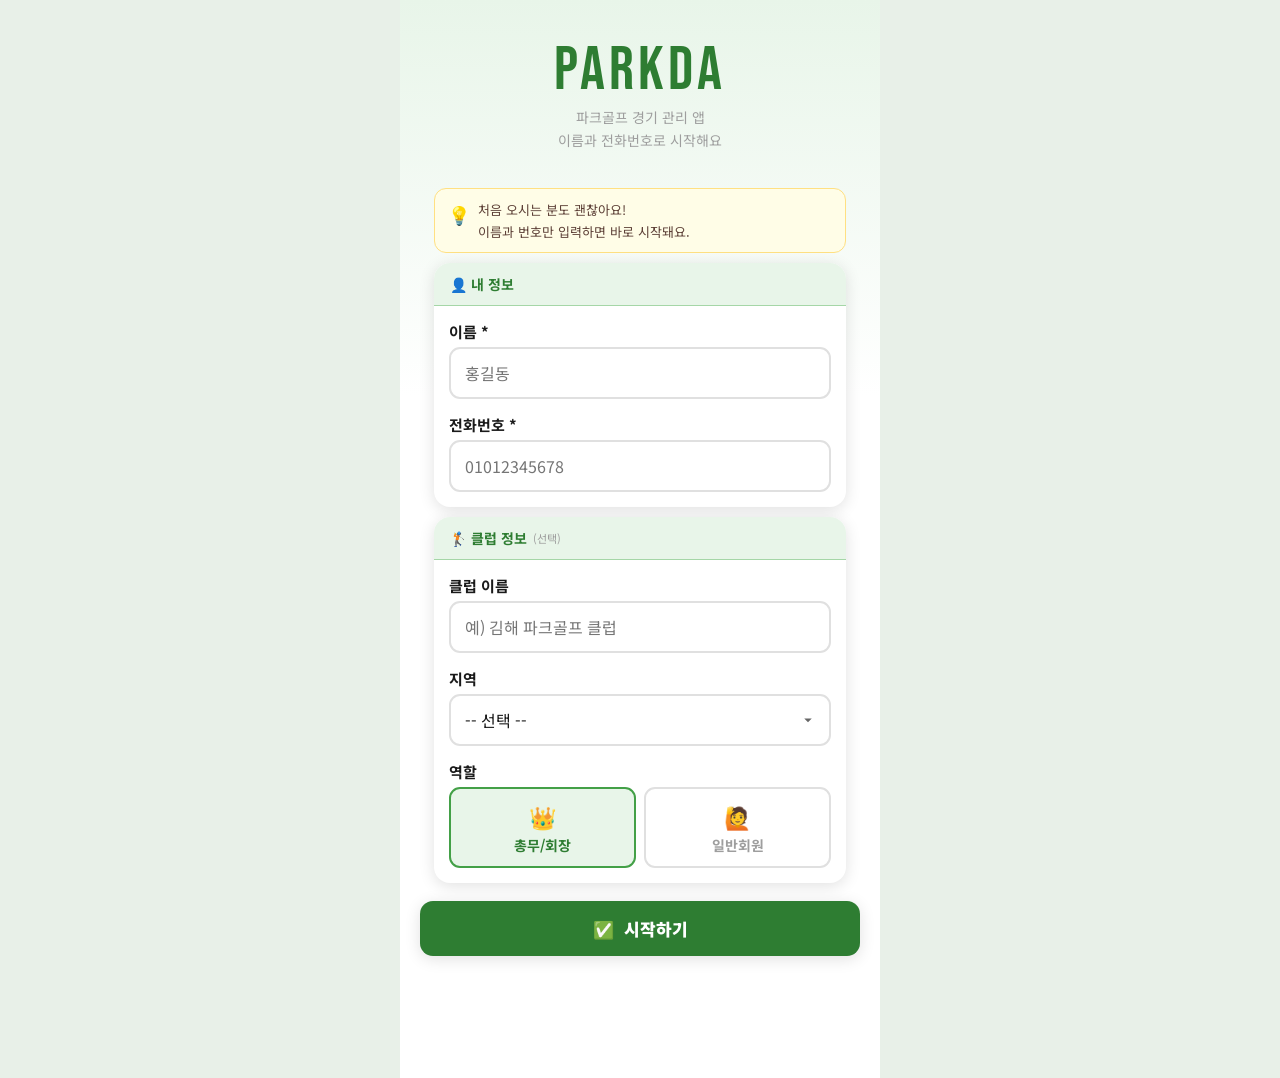
<file:  index.html>
<!DOCTYPE html>
<html lang="ko">
<head>
<meta charset="UTF-8">
<meta name="viewport" content="width=device-width, initial-scale=1.0, maximum-scale=1.0, user-scalable=no">
<title>⛳ PARKDA</title>

<!-- PWA -->
<link rel="manifest" href="/manifest.json">
<meta name="theme-color" content="#2e7d32">
<meta name="mobile-web-app-capable" content="yes">
<meta name="apple-mobile-web-app-capable" content="yes">
<meta name="apple-mobile-web-app-status-bar-style" content="black-translucent">
<meta name="apple-mobile-web-app-title" content="PARKDA">
<link rel="apple-touch-icon" href="/icon-192.png">
<meta property="og:title" content="⛳ PARKDA 파크골프">
<meta property="og:description" content="경기 생성·조편성·점수입력·정산 한번에!">
<meta property="og:url" content="https://parkda.co.kr">
<link href="https://fonts.googleapis.com/css2?family=Noto+Sans+KR:wght@400;700;900&family=Bebas+Neue&display=swap" rel="stylesheet">
<style>
:root{
  --g1:#1b5e20;--g2:#2e7d32;--g3:#43a047;--g4:#a5d6a7;--g5:#e8f5e9;
  --b1:#0d47a1;--b2:#1565c0;--b3:#1976d2;--b4:#90caf9;--b5:#e3f2fd;
  --o2:#e65100;--o3:#f4511e;--o5:#fff3e0;
  --gold:#f57f17;--gold2:#fffde7;--gold3:#ffd54f;
  --red:#c62828;--red2:#ffebee;
  --teal:#00695c;
  --gray1:#f5f5f5;--gray2:#e0e0e0;--gray3:#9e9e9e;--gray4:#616161;
  --text:#1a1a1a;--white:#fff;
  --sh:0 3px 16px rgba(0,0,0,.12);--shs:0 1px 6px rgba(0,0,0,.09);--r:16px;
}
*{margin:0;padding:0;box-sizing:border-box;-webkit-tap-highlight-color:transparent}
html,body{height:100%;background:#e8f0e8;font-family:'Noto Sans KR',sans-serif;color:var(--text)}
#app{max-width:480px;margin:0 auto;min-height:100vh;background:var(--white);overflow-x:hidden}
.pg{display:none;min-height:100vh;padding-bottom:90px;animation:fi .18s ease}
.pg.on{display:block}
@keyframes fi{from{opacity:0;transform:translateY(4px)}to{opacity:1;transform:none}}

/* 상단바 */
.bar{position:sticky;top:0;z-index:100;background:var(--g2);color:var(--white);padding:15px 18px 13px;display:flex;align-items:center;gap:10px;box-shadow:0 2px 10px rgba(0,0,0,.25)}
.bar-back{font-size:28px;cursor:pointer;padding:0 8px 0 0;line-height:1;user-select:none}
.bar-title{font-size:18px;font-weight:900;flex:1;letter-spacing:-.3px}
.bar-sub{font-size:11px;opacity:.75}

/* 히어로 */
.hero{background:linear-gradient(160deg,#0a1432 0%,#0f2040 55%,#162a50 100%);padding:24px 22px 20px;color:var(--white);position:relative;overflow:hidden}
.hero::after{display:none}
.hero-logo{display:flex;flex-direction:column;align-items:center;justify-content:center;padding:4px 0 0}
.hero-logo img{height:110px;width:auto;filter:drop-shadow(0 3px 12px rgba(0,0,0,.5))}
.hero-logo-text{display:none}
.hero-sub{font-size:13px;opacity:.9;margin-top:6px;letter-spacing:.5px;text-align:center;color:#90caf9}

/* 유저카드 */
.ucard{margin:12px 14px 0;background:var(--g5);border:1.5px solid var(--g4);border-radius:14px;padding:12px 15px;display:flex;align-items:center;gap:10px}
.uavatar{width:40px;height:40px;border-radius:50%;background:linear-gradient(135deg,var(--g3),var(--g1));display:flex;align-items:center;justify-content:center;font-size:18px;flex-shrink:0}
.uname{font-size:16px;font-weight:900;color:var(--g2)}
.uclub{font-size:11px;color:var(--gray3);margin-top:1px}
.ulogout{margin-left:auto;font-size:11px;color:var(--b2);cursor:pointer;text-decoration:underline;white-space:nowrap}

/* KPI */
.kpi-row{display:grid;grid-template-columns:repeat(3,1fr);gap:8px;padding:10px 14px}
.kpi{background:var(--white);border-radius:12px;box-shadow:var(--shs);padding:11px 8px;text-align:center}
.kpi-n{font-size:22px;font-weight:900;color:var(--g2);font-family:'Bebas Neue',sans-serif}
.kpi-l{font-size:10px;color:var(--gray3);margin-top:1px}

.sec{padding:12px 16px 5px;font-size:11px;font-weight:700;color:var(--gray3);letter-spacing:.1em;text-transform:uppercase}

/* BIG 버튼 */
.mbtn{display:flex;align-items:center;gap:12px;margin:0 14px 8px;border:none;border-radius:var(--r);padding:16px;cursor:pointer;text-align:left;box-shadow:var(--sh);transition:transform .12s;width:calc(100% - 28px);position:relative;overflow:hidden}
.mbtn:active{transform:scale(.97)}
.mbtn-green{background:linear-gradient(135deg,var(--g2),var(--g3));color:var(--white)}
.mbtn-blue{background:linear-gradient(135deg,var(--b2),var(--b3));color:var(--white)}
.mbtn-teal{background:linear-gradient(135deg,var(--teal),#00897b);color:var(--white)}
.mbtn-orange{background:linear-gradient(135deg,var(--o2),var(--o3));color:var(--white)}
.mbtn-gray{background:var(--white);color:var(--text);border:1.5px solid var(--gray2);opacity:.7}
.mbtn-lock::after{content:'🔒 PRO';position:absolute;top:9px;right:12px;font-size:9px;font-weight:700;background:rgba(0,0,0,.2);color:#fff;padding:2px 7px;border-radius:99px}
.mbtn-ico{font-size:30px;flex-shrink:0}
.mbtn-info{flex:1;min-width:0}
.mbtn-label{font-size:17px;font-weight:900;display:block;line-height:1.2}
.mbtn-desc{font-size:11px;opacity:.82;margin-top:2px;display:block}
.mbtn-arr{font-size:20px;opacity:.5;flex-shrink:0}

/* 카드 */
.card{margin:10px 14px;background:var(--white);border-radius:var(--r);box-shadow:var(--sh);overflow:hidden}
.card-hd{background:var(--g5);padding:11px 16px;font-size:14px;font-weight:700;color:var(--g2);border-bottom:1px solid var(--g4);display:flex;align-items:center;gap:6px}
.card-bd{padding:15px}

/* 폼 */
.fg{margin-bottom:15px}.fg:last-child{margin-bottom:0}
.fl{font-size:15px;font-weight:700;display:block;margin-bottom:5px}
.fh{font-size:12px;color:var(--gray3);margin-bottom:6px;display:block;line-height:1.5}
.fi{width:100%;font-size:16px;font-family:'Noto Sans KR',sans-serif;padding:12px 14px;border:2px solid var(--gray2);border-radius:11px;color:var(--text);background:var(--white);outline:none;transition:border-color .2s}
.fi:focus{border-color:var(--g3)}
textarea.fi{resize:vertical;min-height:100px;line-height:1.6}
select.fi{appearance:none;background:var(--white) url("data:image/svg+xml,%3Csvg xmlns='http://www.w3.org/2000/svg' width='18' height='18' viewBox='0 0 24 24'%3E%3Cpath fill='%23666' d='M7 10l5 5 5-5z'/%3E%3C/svg%3E") no-repeat right 12px center}
.rg{display:grid;grid-template-columns:1fr 1fr;gap:8px}
.rg3{display:grid;grid-template-columns:1fr 1fr 1fr;gap:8px}
.rb{display:block;cursor:pointer}
.rb input{display:none}
.rbi{border:2.5px solid var(--gray2);border-radius:11px;padding:11px 8px;text-align:center;font-size:14px;font-weight:700;color:var(--gray3);transition:all .15s;user-select:none}
.rbi .ri{font-size:22px;display:block;margin-bottom:3px}
.rb input:checked+.rbi{border-color:var(--g3);background:var(--g5);color:var(--g2)}

/* 버튼 */
.btn{width:100%;font-size:17px;font-family:'Noto Sans KR',sans-serif;font-weight:900;padding:15px;border:none;border-radius:13px;cursor:pointer;display:flex;align-items:center;justify-content:center;gap:8px;transition:transform .12s;box-shadow:var(--sh)}
.btn:active{transform:scale(.97)}
.btn-green{background:var(--g2);color:var(--white)}
.btn-blue{background:var(--b2);color:var(--white)}
.btn-orange{background:var(--o2);color:var(--white)}
.btn-gold{background:var(--gold);color:var(--white)}
.btn-gray{background:var(--gray1);color:var(--text);box-shadow:none}
.btn-sm{font-size:14px;padding:12px}
.btn-xs{font-size:13px;padding:10px;border-radius:10px}
.btn-row{display:grid;grid-template-columns:1fr 1fr;gap:9px}
.btn-wrap{padding:0 14px 12px}

/* 도움말 */
.bubble{margin:8px 14px;background:#fffde7;border:1.5px solid #ffe082;border-radius:12px;padding:10px 13px;font-size:13px;color:#5d4037;display:flex;gap:8px;align-items:flex-start;line-height:1.65}
.bubble-ico{font-size:18px;flex-shrink:0;margin-top:1px}

/* ══ 게임코드 공유 박스 ══ */
.gamecode-box{
  margin:12px 14px;
  background:linear-gradient(135deg,#1a237e,#283593);
  border-radius:var(--r);
  padding:20px;
  color:var(--white);
  box-shadow:var(--sh);
  text-align:center;
}
.gc-label{font-size:12px;opacity:.75;margin-bottom:8px;letter-spacing:.1em;text-transform:uppercase}
.gc-code{
  font-family:'Bebas Neue',sans-serif;
  font-size:52px;
  letter-spacing:8px;
  color:#ffd54f;
  line-height:1;
  margin-bottom:10px;
}
.gc-url{font-size:12px;opacity:.7;margin-bottom:16px;word-break:break-all}
.gc-btns{display:grid;grid-template-columns:1fr 1fr;gap:8px}
.gc-btn{padding:11px;border:none;border-radius:10px;font-size:14px;font-family:'Noto Sans KR',sans-serif;font-weight:700;cursor:pointer;transition:transform .12s}
.gc-btn:active{transform:scale(.97)}
.gc-copy{background:rgba(255,255,255,.15);color:var(--white);border:1.5px solid rgba(255,255,255,.3)}
.gc-kakao{background:#fee500;color:#3b1d1d}

/* ══ 게임 참가 박스 ══ */
.join-box{
  margin:0 14px;
  background:var(--g5);
  border:2px solid var(--g4);
  border-radius:var(--r);
  padding:20px;
}
.join-box h3{font-size:16px;font-weight:900;color:var(--g2);margin-bottom:12px;display:flex;align-items:center;gap:7px}
.code-input{
  width:100%;font-size:28px;font-family:'Bebas Neue',sans-serif;
  letter-spacing:6px;text-align:center;
  padding:14px;border:2.5px solid var(--g4);border-radius:12px;
  color:var(--g1);background:var(--white);outline:none;
  text-transform:uppercase;
  transition:border-color .2s;
}
.code-input:focus{border-color:var(--g2)}
.code-input::placeholder{color:var(--gray2);letter-spacing:4px}

/* ══ 조편성 ══ */
.group-wrap{margin:0 14px 10px}
.group-card{border-radius:12px;padding:13px 15px;border-left:5px solid}
.group-title{font-size:15px;font-weight:700;margin-bottom:10px;display:flex;align-items:center;gap:8px}
.chips{display:flex;flex-wrap:wrap;gap:7px}
.chip{background:var(--white);border:1.5px solid;border-radius:99px;padding:7px 13px;font-size:15px;font-weight:700;display:flex;align-items:center;gap:5px}
.chip-ldr{font-size:10px;background:#ffd54f;color:#5d4037;border-radius:99px;padding:1px 6px;font-weight:900}
.ldr-chg{font-size:11px;color:var(--b2);cursor:pointer;text-decoration:underline;margin-left:auto;flex-shrink:0}

/* ══ 9홀 탭 ══ */
.half-tabs{display:flex;border-bottom:2px solid var(--gray2);margin:0 14px}
.half-tab{flex:1;padding:11px;text-align:center;font-size:14px;font-weight:700;color:var(--gray3);cursor:pointer;border-bottom:3px solid transparent;transition:all .15s;margin-bottom:-2px}
.half-tab.on{color:var(--g2);border-bottom-color:var(--g2)}

/* 조 탭 */
.group-tabs{display:flex;gap:7px;overflow-x:auto;padding:8px 14px 4px;-webkit-overflow-scrolling:touch}
.group-tabs::-webkit-scrollbar{height:0}
.gtab{white-space:nowrap;padding:7px 13px;border:2px solid var(--gray2);border-radius:99px;font-size:12px;font-family:'Noto Sans KR',sans-serif;font-weight:700;color:var(--gray3);background:var(--white);cursor:pointer;transition:all .15s;flex-shrink:0}
.gtab.on{color:var(--white)}

/* 점수 테이블 */
.score-scroll{overflow-x:auto;-webkit-overflow-scrolling:touch;padding:6px 14px 4px}
.score-scroll::-webkit-scrollbar{height:3px}
.score-scroll::-webkit-scrollbar-thumb{background:var(--g4);border-radius:99px}
.stbl{width:100%;border-collapse:collapse;min-width:280px}
.stbl th{background:var(--g2);color:var(--white);padding:10px 4px;font-size:12px;text-align:center;border:1px solid var(--g1)}
.stbl th.th-n{text-align:left;padding-left:10px;min-width:58px}
.stbl td{border:1px solid var(--gray2);text-align:center;padding:3px;background:var(--white)}
.stbl td.td-n{font-size:14px;font-weight:700;padding:9px 10px;background:#f9fbe7;text-align:left;white-space:nowrap}
.stbl tr.tr-sum td{background:var(--g5);font-weight:700;font-size:14px;padding:8px 4px}
.sinp{width:42px;height:40px;font-size:18px;font-family:'Noto Sans KR',sans-serif;font-weight:700;text-align:center;border:2px solid var(--gray2);border-radius:8px;color:var(--text);background:var(--white);outline:none;transition:all .15s}
.sinp:focus{border-color:var(--g3);background:#f1f8e9}
.sinp.un{color:var(--b2);background:var(--b5);border-color:var(--b4)}
.sinp.ov{color:var(--red);background:var(--red2);border-color:#ef9a9a}
.sinp:disabled{background:var(--gray1);color:var(--gray3);border-color:var(--gray2);cursor:not-allowed}

/* 실시간 현황 */
.live-box{margin:6px 14px;background:var(--g5);border-radius:11px;padding:10px 12px}
.live-title{font-size:11px;font-weight:700;color:var(--g2);margin-bottom:6px}
.live-chips{display:flex;flex-wrap:wrap;gap:5px}
.live-chip{background:var(--white);border:1px solid var(--g4);border-radius:99px;padding:5px 10px;font-size:12px;font-weight:700;display:flex;align-items:center;gap:4px}

/* 권한 안내 */
.auth-box{margin:6px 14px;background:var(--red2);border:1.5px solid #ef9a9a;border-radius:11px;padding:10px 14px;font-size:13px;color:var(--red);display:flex;gap:8px;line-height:1.6}

/* ══ 정산 ══ */
.half-settle{border-radius:14px;overflow:hidden;box-shadow:var(--sh);margin:0 14px 12px}
.hs-hd{padding:11px 15px;font-size:14px;font-weight:900;color:var(--white);display:flex;align-items:center;justify-content:space-between}
.hs-sub{font-size:11px;opacity:.8}

.settle-row{display:flex;align-items:center;padding:11px 15px;border-bottom:1px solid var(--gray1);gap:9px}
.settle-row:last-child{border-bottom:none}
.sr-rank{width:26px;height:26px;border-radius:50%;display:flex;align-items:center;justify-content:center;font-weight:900;font-size:12px;flex-shrink:0}
.sr1{background:#ffd54f;color:#5d4037}.sr2{background:#b0bec5;color:#263238}.sr3{background:#ffcc80;color:#4e342e}.srn{background:var(--gray1);color:var(--gray4)}
.settle-name{flex:1;font-size:15px;font-weight:700}
.settle-score{font-size:13px;color:var(--gray4);width:34px;text-align:center;flex-shrink:0}
.settle-amt{font-size:17px;font-weight:900;min-width:68px;text-align:right;flex-shrink:0}
.aplus{color:var(--g2)}.aminus{color:var(--red)}.azero{color:var(--gray3)}

.arrows{padding:8px 15px 10px;display:flex;flex-direction:column;gap:4px;background:#fafafa}
.arrow-item{font-size:13px;color:var(--text);display:flex;align-items:center;gap:6px;padding:5px 8px;background:var(--white);border-radius:8px;border:1px solid var(--gray2)}
.af{font-weight:700;color:var(--red)}.at{font-weight:700;color:var(--g2)}
.atag{background:var(--gray1);border-radius:99px;padding:2px 8px;font-size:12px;font-weight:900}

.total-board{border-radius:14px;overflow:hidden;box-shadow:var(--sh);margin:0 14px 12px}
.tb-hd{background:linear-gradient(135deg,var(--gold),#ff8f00);padding:12px 15px;font-size:14px;font-weight:900;color:var(--white)}
.tb-row{display:flex;align-items:center;padding:12px 15px;border-bottom:1px solid var(--gray1);gap:9px;background:var(--white)}
.tb-row:last-child{border-bottom:none}
.tb-name{flex:1;font-size:15px;font-weight:700}
.tb-total{font-size:21px;font-weight:900;font-family:'Bebas Neue',sans-serif;min-width:80px;text-align:right}
.tplus{color:var(--g2)}.tminus{color:var(--red)}.tzero{color:var(--gray3)}

/* 수동 정산 */
.manual-box{margin:0 14px 12px;background:var(--gold2);border:1.5px solid var(--gold3);border-radius:14px;padding:14px 15px}
.mb-title{font-size:14px;font-weight:900;color:var(--gold);margin-bottom:10px}
.mb-row{display:flex;align-items:center;gap:7px;margin-bottom:8px;flex-wrap:wrap}
.mb-row:last-child{margin-bottom:0}
.mb-lbl{font-size:12px;color:var(--gray4);width:52px;flex-shrink:0;font-weight:700}
.mb-sel{flex:1;min-width:70px;font-size:13px;font-family:'Noto Sans KR',sans-serif;padding:8px 9px;border:1.5px solid var(--gray2);border-radius:9px;background:var(--white);outline:none}
.mb-sel:focus{border-color:var(--gold)}
.mb-amt{width:80px;font-size:15px;font-family:'Noto Sans KR',sans-serif;font-weight:700;padding:8px 9px;border:1.5px solid var(--gray2);border-radius:9px;text-align:center;outline:none}
.mb-btn{padding:8px 13px;background:var(--gold);color:var(--white);border:none;border-radius:9px;font-size:13px;font-family:'Noto Sans KR',sans-serif;font-weight:700;cursor:pointer;white-space:nowrap}
.mb-btn:active{opacity:.85}
.mb-logs{margin-top:8px;display:flex;flex-direction:column;gap:4px}
.mb-log{font-size:12px;color:var(--gray4);background:var(--white);border-radius:7px;padding:5px 9px;display:flex;justify-content:space-between;align-items:center}
.mb-del{color:var(--red);cursor:pointer;padding:0 4px;font-size:14px}

/* 포디움 */
.podium{display:flex;gap:7px;padding:12px 14px 4px}
.p-card{flex:1;border-radius:13px;padding:12px 7px;text-align:center;box-shadow:var(--shs)}
.p-gold{background:linear-gradient(160deg,#fff8e1,#fffde7);border:2px solid #ffd54f}
.p-silver{background:linear-gradient(160deg,#fafafa,#f5f5f5);border:2px solid #bdbdbd}
.p-bronze{background:linear-gradient(160deg,#fff3e0,#ffe8cc);border:2px solid #ffcc80}
.p-medal{font-size:26px}.p-rnk{font-size:11px;font-weight:700;color:var(--gray3);margin:2px 0}
.p-name{font-size:15px;font-weight:900}.p-score{font-size:18px;font-weight:900;margin-top:2px}
.p-gold .p-score{color:var(--gold)}.p-silver .p-score{color:#546e7a}.p-bronze .p-score{color:var(--o2)}
.p-money{font-size:12px;font-weight:700;margin-top:2px}

.rtbl{width:100%;border-collapse:collapse}
.rtbl th{background:var(--g2);color:var(--white);padding:10px 10px;font-size:13px;text-align:center}
.rtbl th:nth-child(2){text-align:left}
.rtbl td{padding:11px 10px;font-size:14px;text-align:center;border-bottom:1px solid var(--gray1)}
.rtbl td:nth-child(2){text-align:left;font-weight:700}
.rtbl tr:nth-child(even) td{background:#fafafa}
.rbadge{display:inline-flex;width:27px;height:27px;border-radius:50%;align-items:center;justify-content:center;font-weight:900;font-size:12px}
.rb1{background:#ffd54f;color:#5d4037}.rb2{background:#b0bec5;color:#263238}.rb3{background:#ffcc80;color:#4e342e}.rbn{background:var(--gray1);color:var(--gray4)}
.dun{color:var(--b2);font-weight:700}.dov{color:var(--red);font-weight:700}.dev{color:var(--g2);font-weight:700}
.share-box{background:var(--gray1);border:1.5px solid var(--gray2);border-radius:11px;padding:13px;font-size:13px;line-height:1.85;white-space:pre-wrap;color:var(--text);word-break:break-all}

/* 경기목록 */
.match-card{margin:0 14px 9px;background:var(--white);border-radius:var(--r);box-shadow:var(--sh);overflow:hidden}
.mc-hd{background:var(--g5);padding:10px 14px;display:flex;justify-content:space-between;align-items:center}
.mc-title{font-size:15px;font-weight:900;color:var(--g2)}
.mc-date{font-size:11px;color:var(--gray3)}
.mc-code{font-family:'Bebas Neue',sans-serif;font-size:16px;color:var(--b2);letter-spacing:2px;background:var(--b5);padding:2px 8px;border-radius:6px}
.mc-body{padding:8px 14px;display:flex;flex-wrap:wrap;gap:5px}
.mc-tag{background:var(--gray1);border-radius:99px;padding:3px 10px;font-size:11px;font-weight:700;color:var(--gray4)}
.mc-foot{padding:8px 14px;border-top:1px solid var(--gray1);display:flex;gap:7px}
.mc-btn{flex:1;padding:8px;border:none;border-radius:9px;font-size:13px;font-family:'Noto Sans KR',sans-serif;font-weight:700;cursor:pointer}
.mc-btn:active{opacity:.8}
.mc-btn-g{background:var(--g5);color:var(--g2)}.mc-btn-b{background:var(--b5);color:var(--b2)}
.mc-btn-share{background:#fee500;color:#3b1d1d}.mc-btn-r{background:var(--red2);color:var(--red)}

/* 상태 뱃지 */
.status-badge{display:inline-flex;align-items:center;gap:4px;padding:3px 9px;border-radius:99px;font-size:11px;font-weight:700}
.status-wait{background:#e3f2fd;color:var(--b2)}
.status-play{background:var(--g5);color:var(--g2)}
.status-done{background:var(--gray1);color:var(--gray4)}

/* 랭킹 */
.rank-card{margin:0 14px 9px;background:var(--white);border-radius:13px;box-shadow:var(--shs);padding:13px 15px;display:flex;align-items:center;gap:12px}
.rank-medal{font-size:26px;flex-shrink:0;width:34px;text-align:center}
.rank-info{flex:1}
.rank-name{font-size:16px;font-weight:900}
.rank-sub{font-size:11px;color:var(--gray3);margin-top:1px}
.rank-right{text-align:right}
.rank-avg{font-size:19px;font-weight:900;color:var(--g2);font-family:'Bebas Neue',sans-serif}
.rank-money{font-size:12px;font-weight:700;margin-top:1px}

.empty{text-align:center;padding:50px 24px;color:var(--gray3)}
.empty-ico{font-size:52px;margin-bottom:12px}
.empty-t{font-size:17px;font-weight:700;margin-bottom:6px;color:var(--gray4)}
.empty-s{font-size:13px;line-height:1.6}

/* 탭바 */
.tabbar{position:fixed;bottom:0;left:50%;transform:translateX(-50%);width:100%;max-width:480px;background:var(--white);border-top:1.5px solid var(--gray2);display:grid;grid-template-columns:repeat(4,1fr);z-index:200;box-shadow:0 -2px 12px rgba(0,0,0,.08)}
.tab{display:flex;flex-direction:column;align-items:center;justify-content:center;padding:8px 4px 7px;cursor:pointer;gap:2px;border:none;background:none;font-family:'Noto Sans KR',sans-serif;transition:background .15s}
.tab:active{background:var(--gray1)}
.tab-ico{font-size:23px}.tab-lbl{font-size:10px;font-weight:700;color:var(--gray3)}
.tab.on .tab-lbl{color:var(--g2)}.tab.on .tab-ico{filter:drop-shadow(0 0 3px rgba(46,125,50,.5))}

#toast{position:fixed;bottom:96px;left:50%;transform:translateX(-50%) translateY(12px);background:rgba(0,0,0,.82);color:var(--white);padding:12px 20px;border-radius:99px;font-size:14px;font-weight:700;z-index:999;opacity:0;transition:all .27s;pointer-events:none;white-space:nowrap}
#toast.on{opacity:1;transform:translateX(-50%) translateY(0)}

.overlay{display:none;position:fixed;inset:0;background:rgba(0,0,0,.6);z-index:300;align-items:flex-end;justify-content:center}
.overlay.on{display:flex}
.modal{background:var(--white);border-radius:22px 22px 0 0;padding:22px 20px 30px;width:100%;max-width:480px;animation:su .27s ease}
@keyframes su{from{transform:translateY(36px)}to{transform:translateY(0)}}
.modal-handle{width:36px;height:4px;background:var(--gray2);border-radius:99px;margin:0 auto 16px}

.login-wrap{min-height:100vh;padding:40px 20px 32px;display:flex;flex-direction:column;align-items:center;background:linear-gradient(180deg,var(--g5),var(--white) 40%)}
.login-logo{font-family:'Bebas Neue',sans-serif;font-size:62px;color:var(--g2);letter-spacing:4px;margin-bottom:4px;line-height:1}
.login-sub{font-size:14px;color:var(--gray3);margin-bottom:28px;text-align:center;line-height:1.65}
</style>
</head>
<body>
<div id="app">

<!-- ══ 로그인 ══ -->
<div class="pg on" id="pg-login">
<div class="login-wrap">
  <div class="login-logo">PARKDA</div>
  <div class="login-sub">파크골프 경기 관리 앱<br>이름과 전화번호로 시작해요</div>
  <div style="width:100%">
    <div class="bubble"><span class="bubble-ico">💡</span>처음 오시는 분도 괜찮아요!<br>이름과 번호만 입력하면 바로 시작돼요.</div>
    <div class="card">
      <div class="card-hd">👤 내 정보</div>
      <div class="card-bd">
        <div class="fg"><label class="fl">이름 *</label><input class="fi" id="l-name" type="text" placeholder="홍길동" maxlength="5"></div>
        <div class="fg"><label class="fl">전화번호 *</label><input class="fi" id="l-phone" type="tel" placeholder="01012345678" maxlength="11"></div>
      </div>
    </div>
    <div class="card">
      <div class="card-hd">🏌️ 클럽 정보 <span style="font-size:11px;font-weight:400;color:var(--gray3)">(선택)</span></div>
      <div class="card-bd">
        <div class="fg"><label class="fl">클럽 이름</label><input class="fi" id="l-club" type="text" placeholder="예) 김해 파크골프 클럽"></div>
        <div class="fg"><label class="fl">지역</label>
          <select class="fi" id="l-region"><option value="">-- 선택 --</option><option>서울</option><option>경기</option><option>인천</option><option>부산</option><option>경남</option><option>대구</option><option>경북</option><option>광주</option><option>전남</option><option>전북</option><option>대전</option><option>충남</option><option>충북</option><option>울산</option><option>강원</option><option>제주</option></select>
        </div>
        <div class="fg"><label class="fl">역할</label>
          <div class="rg">
            <label class="rb"><input type="radio" name="role" value="총무/회장" checked><div class="rbi"><span class="ri">👑</span>총무/회장</div></label>
            <label class="rb"><input type="radio" name="role" value="일반회원"><div class="rbi"><span class="ri">🙋</span>일반회원</div></label>
          </div>
        </div>
      </div>
    </div>
    <div class="btn-wrap" style="padding:8px 0 0"><button class="btn btn-green" onclick="doLogin()">✅ &nbsp;시작하기</button></div>
  </div>
</div>
</div>

<!-- ══ 홈 ══ -->
<div class="pg" id="pg-home">
  <div class="hero">
  <div class="hero-logo">
    <img src="[data-uri]" alt="PARKDA 로고">
    <span class="hero-logo-text">PARKDA</span>
  </div>
  <div class="hero-sub">파크골프 통합플랫폼</div>
</div>
  <div class="ucard">
    <div class="uavatar">👤</div>
    <div><div class="uname" id="home-uname"></div><div class="uclub" id="home-uclub"></div></div>
    <div class="ulogout" onclick="doLogout()">로그아웃</div>
  </div>
  <div class="kpi-row" id="home-kpi"></div>

  <!-- 게임 참가 (코드 입력) -->
  <div class="join-box" style="margin-top:12px">
    <h3>🔢 게임 참가하기</h3>
    <span class="fh">총무/회장에게 받은 4자리 코드를 입력하세요</span>
    <input class="code-input" id="join-code" type="text" maxlength="4" placeholder="ABCD" oninput="this.value=this.value.toUpperCase()">
    <div style="margin-top:10px"><button class="btn btn-blue btn-sm" onclick="joinGame()">🚪 &nbsp;게임 참가하기</button></div>
  </div>

  <div class="sec">⛳ 내 경기 관리</div>
  <button class="mbtn mbtn-green" onclick="go('pg-create')"><span class="mbtn-ico">📝</span><span class="mbtn-info"><span class="mbtn-label">새 경기 만들기</span><span class="mbtn-desc">조편성 + 게임 코드 자동 생성</span></span><span class="mbtn-arr">›</span></button>
  <button class="mbtn mbtn-blue" onclick="go('pg-matches')"><span class="mbtn-ico">📋</span><span class="mbtn-info"><span class="mbtn-label">경기 목록</span><span class="mbtn-desc">점수 입력 · 정산 · 코드 공유</span></span><span class="mbtn-arr">›</span></button>

  <div class="sec">📊 통계 · 순위</div>
  <button class="mbtn mbtn-teal" onclick="go('pg-ranking')"><span class="mbtn-ico">🏅</span><span class="mbtn-info"><span class="mbtn-label">누적 랭킹 · 정산</span><span class="mbtn-desc">평균 타수 · 누적 수익 순위</span></span><span class="mbtn-arr">›</span></button>
  <button class="mbtn mbtn-gray mbtn-lock" onclick="showPro()"><span class="mbtn-ico">📈</span><span class="mbtn-info"><span class="mbtn-label" style="color:var(--gray4)">상세 통계 · KPI</span><span class="mbtn-desc">월별 추이 · 구장 분석</span></span></button>
  <button class="mbtn mbtn-gray mbtn-lock" onclick="showPro()"><span class="mbtn-ico">📸</span><span class="mbtn-info"><span class="mbtn-label" style="color:var(--gray4)">경기 사진 갤러리</span><span class="mbtn-desc">사진 저장 · 앨범</span></span></button>

  <div style="margin:0 14px 12px;border-radius:14px;background:linear-gradient(135deg,#1a237e,#283593);border:1px solid #3949ab;padding:14px 16px;display:flex;align-items:center;gap:12px;color:var(--white);cursor:pointer;box-shadow:var(--sh)" onclick="showPro()">
    <div style="font-size:28px">💎</div>
    <div style="flex:1"><div style="font-size:14px;font-weight:900;margin-bottom:2px">Pro 플랜 준비 중</div><div style="font-size:11px;opacity:.8">무제한 · 사진 · 통계 · 얼리어답터 6개월 무료</div></div>
    <div style="background:#ffd54f;color:#3b1d1d;font-size:10px;font-weight:900;padding:4px 9px;border-radius:99px">신청</div>
  </div>
  <div style="height:8px"></div>
</div>

<!-- ══ 경기 만들기 ══ -->
<div class="pg" id="pg-create">
  <div class="bar"><span class="bar-back" onclick="go('pg-home')">‹</span><span class="bar-title">📝 새 경기 만들기</span></div>
  <div class="bubble"><span class="bubble-ico">💡</span>소모임 3~4명도, 단체 30명도 똑같이 만들면 돼요!</div>
  <div class="card">
    <div class="card-hd">📌 기본 정보</div>
    <div class="card-bd">
      <div class="fg"><label class="fl">경기 이름 *</label><input class="fi" id="c-title" type="text" placeholder="예) 5월 정기 경기, 친구들 내기"></div>
      <div class="fg"><label class="fl">날짜</label><input class="fi" id="c-date" type="date"></div>
      <div class="fg"><label class="fl">구장</label><input class="fi" id="c-course" type="text" placeholder="예) 김해 파크골프장"></div>
    </div>
  </div>
  <div class="card">
    <div class="card-hd">💰 정산 단가</div>
    <div class="card-bd">
      <div class="fg">
        <label class="fl">타수 1개 차이당 금액</label>
        <span class="fh">예) 200원 × 타수 차 3 = 600원 정산</span>
        <div class="rg3">
          <label class="rb"><input type="radio" name="unit" value="100" checked><div class="rbi"><span class="ri">💵</span>100원</div></label>
          <label class="rb"><input type="radio" name="unit" value="200"><div class="rbi"><span class="ri">💴</span>200원</div></label>
          <label class="rb"><input type="radio" name="unit" value="500"><div class="rbi"><span class="ri">💶</span>500원</div></label>
        </div>
      </div>
      <div class="fg">
        <label class="fl">직접 입력</label>
        <input class="fi" id="c-unit-custom" type="number" placeholder="단가 직접 입력 (원)">
      </div>
    </div>
  </div>
  <div class="card">
    <div class="card-hd">⛳ 경기 방식</div>
    <div class="card-bd">
      <div class="fg"><label class="fl">홀 수</label>
        <div class="rg">
          <label class="rb"><input type="radio" name="holes" value="9" checked><div class="rbi"><span class="ri">🏌️</span>9홀</div></label>
          <label class="rb"><input type="radio" name="holes" value="18"><div class="rbi"><span class="ri">🏌️🏌️</span>18홀</div></label>
        </div>
      </div>
      <div class="fg"><label class="fl">조당 인원</label>
        <div class="rg">
          <label class="rb"><input type="radio" name="gs" value="3" checked><div class="rbi"><span class="ri">👥</span>3명씩</div></label>
          <label class="rb"><input type="radio" name="gs" value="4"><div class="rbi"><span class="ri">👥</span>4명씩</div></label>
        </div>
      </div>
    </div>
  </div>
  <div class="card">
    <div class="card-hd">👥 참가자 명단</div>
    <div class="card-bd">
      <div class="fg"><label class="fl">이름 목록 *</label><span class="fh">한 줄에 한 명씩 — 소모임 3명도, 단체 30명도 OK</span>
        <textarea class="fi" id="c-players" placeholder="홍길동&#10;김철수&#10;이영희&#10;박민수"></textarea>
      </div>
    </div>
  </div>
  <div class="btn-wrap"><button class="btn btn-green" onclick="createMatch()">🚀 &nbsp;경기 만들고 코드 받기</button></div>
</div>

<!-- ══ 조편성 + 게임코드 ══ -->
<div class="pg" id="pg-groups">
  <div class="bar"><span class="bar-back" onclick="go('pg-create')">‹</span><span class="bar-title">👥 조편성 완료!</span></div>

  <!-- 게임 코드 공유 박스 -->
  <div class="gamecode-box" id="gamecode-display">
    <div class="gc-label">게임 코드</div>
    <div class="gc-code" id="gc-code">----</div>
    <div class="gc-url" id="gc-url"></div>
    <div class="gc-btns">
      <button class="gc-btn gc-copy" onclick="copyCode()">📋 코드 복사</button>
      <button class="gc-btn gc-kakao" onclick="shareKakao()">💬 카톡 공유</button>
    </div>
  </div>

  <div class="bubble"><span class="bubble-ico">💡</span>👑 표시가 <b>조장</b>이에요. 조장만 점수를 입력할 수 있어요. <b>변경</b>을 누르면 바꿀 수 있어요.</div>
  <div class="btn-wrap" style="padding-bottom:6px"><button class="btn btn-gray btn-sm" onclick="reshuffle()">🔀 &nbsp;다시 섞기</button></div>
  <div id="groups-area"></div>
  <div class="btn-wrap"><button class="btn btn-green" onclick="goScore()">📊 &nbsp;점수 입력 시작</button></div>
</div>

<!-- ══ 경기 목록 ══ -->
<div class="pg" id="pg-matches">
  <div class="bar"><span class="bar-back" onclick="go('pg-home')">‹</span><span class="bar-title">📋 경기 목록</span></div>
  <div class="bubble"><span class="bubble-ico">💡</span>경기 카드의 <b>💬 공유</b> 버튼으로 조원들에게 게임 코드를 전송하세요.</div>
  <div id="matches-area" style="padding-top:6px"></div>
</div>

<!-- ══ 점수 입력 ══ -->
<div class="pg" id="pg-score">
  <div class="bar"><span class="bar-back" onclick="go('pg-matches')">‹</span><span class="bar-title" id="score-bar-title">📊 점수 입력</span><span class="bar-sub" id="score-bar-sub"></span></div>
  <div id="score-auth-box"></div>
  <div class="bubble"><span class="bubble-ico">💡</span><span id="score-help">조장만 점수를 입력할 수 있어요.</span></div>
  <div id="half-tab-wrap" style="display:none">
    <div class="half-tabs">
      <div class="half-tab on" id="ht-0" onclick="switchHalf(0)">전반 1~9홀</div>
      <div class="half-tab" id="ht-1" onclick="switchHalf(1)">후반 10~18홀</div>
    </div>
  </div>
  <div class="group-tabs" id="group-tabs"></div>
  <div class="score-scroll"><table class="stbl" id="score-tbl"></table></div>
  <div id="live-area"></div>
  <div class="btn-wrap">
    <div class="btn-row">
      <button class="btn btn-green btn-sm" onclick="saveScore()">💾 저장</button>
      <button class="btn btn-gold btn-sm" onclick="saveAndResult()">💰 정산 보기</button>
    </div>
  </div>
</div>

<!-- ══ 정산 결과 ══ -->
<div class="pg" id="pg-result">
  <div class="bar"><span class="bar-back" onclick="go('pg-matches')">‹</span><span class="bar-title" id="result-title">💰 정산</span></div>
  <div id="result-settle-area"></div>
  <div id="result-total-area"></div>
  <div id="result-manual-area"></div>
  <div id="podium-area"></div>
  <div class="card"><div class="card-hd">📋 전체 순위</div><div style="overflow-x:auto"><table class="rtbl" id="result-tbl"></table></div></div>
  <div class="card"><div class="card-hd">📱 카카오톡 공유</div><div class="card-bd"><div class="share-box" id="share-box"></div><div style="margin-top:9px"><button class="btn btn-orange btn-sm" onclick="copyShare()">📋 &nbsp;복사하기</button></div></div></div>
  <div class="btn-wrap"><button class="btn btn-gray btn-sm" onclick="go('pg-score')">✏️ 점수 수정</button></div>
</div>

<!-- ══ 랭킹 ══ -->
<div class="pg" id="pg-ranking">
  <div class="bar"><span class="bar-back" onclick="go('pg-home')">‹</span><span class="bar-title">🏅 누적 랭킹</span></div>
  <div class="bubble"><span class="bubble-ico">💡</span>평균 타수 낮을수록, 누적 수익 높을수록 상위 랭킹이에요.</div>
  <div id="ranking-area" style="padding-top:6px"></div>
</div>

<!-- 탭바 -->
<div class="tabbar" id="tabbar" style="display:none">
  <button class="tab on" id="tab-home" onclick="goTab('home')"><span class="tab-ico">🏠</span><span class="tab-lbl">홈</span></button>
  <button class="tab" id="tab-matches" onclick="goTab('matches')"><span class="tab-ico">📋</span><span class="tab-lbl">경기목록</span></button>
  <button class="tab" id="tab-ranking" onclick="goTab('ranking')"><span class="tab-ico">🏅</span><span class="tab-lbl">랭킹</span></button>
  <button class="tab" id="tab-pro" onclick="showPro()"><span class="tab-ico">💎</span><span class="tab-lbl">Pro</span></button>
</div>

<!-- Pro 모달 -->
<div class="overlay" id="pro-modal" onclick="closePro(event)">
  <div class="modal">
    <div class="modal-handle"></div>
    <h2 style="font-size:20px;font-weight:900;margin-bottom:5px;color:var(--b1)">💎 PARKDA Pro</h2>
    <p style="font-size:13px;color:var(--gray4);line-height:1.7;margin-bottom:14px">얼리어답터 선착순 30클럽 <strong>6개월 무료</strong> 예정!</p>
    <div style="display:flex;flex-direction:column;gap:8px;margin-bottom:14px">
      <div style="display:flex;gap:10px;padding:11px 13px;border-radius:10px;background:var(--gray1)"><span style="font-size:20px">📈</span><div style="font-size:13px;line-height:1.5"><strong style="color:var(--g2)">상세 통계 · KPI</strong><br>월별 추이, 구장 분석</div></div>
      <div style="display:flex;gap:10px;padding:11px 13px;border-radius:10px;background:var(--gray1)"><span style="font-size:20px">📸</span><div style="font-size:13px;line-height:1.5"><strong style="color:var(--g2)">경기 사진 갤러리</strong><br>무제한 사진 저장</div></div>
      <div style="display:flex;gap:10px;padding:11px 13px;border-radius:10px;background:var(--gray1)"><span style="font-size:20px">🔄</span><div style="font-size:13px;line-height:1.5"><strong style="color:var(--g2)">실시간 동기화</strong><br>조원들과 실시간 점수 공유</div></div>
    </div>
    <button class="btn btn-blue btn-sm" onclick="registerPro()">✉️ &nbsp;얼리어답터 신청하기</button>
    <div style="text-align:center;margin-top:10px;font-size:13px;color:var(--gray3);cursor:pointer" onclick="closePro()">닫기</div>
  </div>
</div>

<div id="toast"></div>
</div>

<script>
/* ══════════════════════════════════════
   ★ Supabase 설정 — 나중에 여기만 바꾸세요
   SB_URL = 'https://xxxx.supabase.co'
   SB_KEY = 'eyJ...'
══════════════════════════════════════ */
const SB_URL = 'https://szoxnkarkdxirbyxmzgr.supabase.co';
const SB_KEY = 'eyJhbGciOiJIUzI1NiIsInR5cCI6IkpXVCJ9.eyJpc3MiOiJzdXBhYmFzZSIsInJlZiI6InN6b3hua2Fya2R4aXJieXhtemdyIiwicm9sZSI6ImFub24iLCJpYXQiOjE3NzYxNDc5NDQsImV4cCI6MjA5MTcyMzk0NH0.Rm3y9LQT7rKASC3Cro2TDFG_b-VkH4HWAci3yURkZes';
const SB_T   = 'parkda_store';
const SB_OK  = () => SB_URL !== 'YOUR_SUPABASE_URL';

/* ── DB 레이어 (로컬스토리지 ↔ Supabase 자동 전환) ── */
async function dbLoad(key, def = null) {
  const local = lsGet(key);
  if (!SB_OK()) return local ?? def;
  try {
    const r = await fetch(`${SB_URL}/rest/v1/${SB_T}?key=eq.${key}&select=value`,
      { headers: { apikey: SB_KEY, Authorization: `Bearer ${SB_KEY}` } });
    const d = await r.json();
    if (d && d[0]) { lsSet(key, d[0].value); return d[0].value; }
    return local ?? def;
  } catch { return local ?? def; }
}
async function dbSave(key, data) {
  lsSet(key, data);
  if (!SB_OK()) return;
  try {
    await fetch(`${SB_URL}/rest/v1/${SB_T}`, {
      method: 'POST',
      headers: { apikey: SB_KEY, Authorization: `Bearer ${SB_KEY}`,
        'Content-Type': 'application/json', Prefer: 'resolution=merge-duplicates,return=minimal' },
      body: JSON.stringify({ key, value: data, updated_at: new Date().toISOString() })
    });
  } catch {}
}
function lsGet(k) { try { return JSON.parse(localStorage.getItem('pd_' + k)); } catch { return null; } }
function lsSet(k, v) { try { localStorage.setItem('pd_' + k, JSON.stringify(v)); } catch {} }

/* ══ 앱 상태 ══ */
let S = { user: null, matches: {}, mid: null, cg: 0, ch: 0 };
const PAR9  = [4,3,4,3,4,3,4,3,4];
const PAR18 = [4,3,4,3,4,3,4,3,4,4,3,4,3,4,3,4,3,4];
const GC    = ['#2e7d32','#1565c0','#e65100','#6a1b9a','#00695c','#c62828'];

/* ══ 4자리 게임 코드 생성 ══ */
function genCode() {
  const chars = 'ABCDEFGHJKLMNPQRSTUVWXYZ23456789'; // 헷갈리는 문자 제외
  let code = '';
  for (let i = 0; i < 4; i++) code += chars[Math.floor(Math.random() * chars.length)];
  return code;
}
function makeUniqueCode() {
  let code, tries = 0;
  do { code = genCode(); tries++; }
  while (Object.values(S.matches).find(m => m.code === code) && tries < 20);
  return code;
}

/* ══ 초기화 ══ */
async function init() {
  document.getElementById('c-date').value = new Date().toISOString().slice(0, 10);

  // URL에 게임코드 파라미터 있으면 자동 입력
  const urlCode = new URLSearchParams(location.search).get('game');
  if (urlCode) {
    document.getElementById('join-code').value = urlCode.toUpperCase();
  }

  S.matches = await dbLoad('matches', {});
  const u = lsGet('user');
  if (u) { S.user = u; showHome(); }
}

/* ══ 페이지 이동 ══ */
const NO_TAB = ['pg-login','pg-create','pg-groups','pg-score'];
const TAB_MAP = { 'pg-home':'home','pg-matches':'matches','pg-ranking':'ranking','pg-result':'matches' };

function go(id) {
  document.querySelectorAll('.pg').forEach(p => p.classList.remove('on'));
  document.getElementById(id).classList.add('on');
  window.scrollTo(0, 0);
  document.getElementById('tabbar').style.display = NO_TAB.includes(id) ? 'none' : 'grid';
  if (TAB_MAP[id]) setTab(TAB_MAP[id]);
  if (id === 'pg-home')    renderHome();
  if (id === 'pg-matches') renderMatches();
  if (id === 'pg-ranking') renderRanking();
}
function goTab(t) { go({ home:'pg-home', matches:'pg-matches', ranking:'pg-ranking' }[t]); }
function setTab(t) {
  document.querySelectorAll('.tab').forEach(e => e.classList.remove('on'));
  const el = document.getElementById('tab-' + t); if (el) el.classList.add('on');
}

/* ══ 로그인 ══ */
function doLogin() {
  const name  = V('l-name').trim();
  const phone = V('l-phone').trim();
  if (!name)  { toast('이름을 입력해 주세요 👤'); return; }
  if (!phone.startsWith('010') || phone.length < 10) { toast('전화번호를 확인해 주세요 📱'); return; }
  S.user = { name, phone, club: V('l-club').trim(), region: V('l-region'),
    role: document.querySelector('input[name="role"]:checked')?.value || '일반회원',
    joinedAt: new Date().toISOString() };
  lsSet('user', S.user);
  saveMeta();
  showHome();
}
async function saveMeta() {
  if (!S.user?.club) return;
  const clubs = await dbLoad('clubs', []);
  if (!clubs.find(c => c.phone === S.user.phone)) {
    clubs.push({ ...S.user, at: new Date().toISOString() });
    await dbSave('clubs', clubs);
  }
}
function showHome() { go('pg-home'); }
function doLogout() {
  if (!confirm('로그아웃 하시겠어요?')) return;
  lsSet('user', null); S.user = null;
  document.getElementById('tabbar').style.display = 'none';
  go('pg-login');
}

/* ══ 게임 참가 (코드 입력) ══ */
function joinGame() {
  const code = V('join-code').trim().toUpperCase();
  if (code.length !== 4) { toast('4자리 코드를 입력해 주세요'); return; }
  const match = Object.values(S.matches).find(m => m.code === code);
  if (!match) {
    // ⚠️ Supabase 없을 때는 같은 기기에서만 동작
    // Supabase 연결 후에는 다른 기기에서도 경기 로드 가능
    toast('해당 코드의 경기를 찾을 수 없어요\n(Supabase 연결 후 다른 기기에서도 참가 가능)');
    return;
  }
  S.mid = match.id;
  toast(`✅ "${match.title}" 경기에 참가했어요!`);
  setTimeout(() => openScore(match.id), 600);
}

/* ══ 홈 ══ */
function renderHome() {
  if (!S.user) return;
  document.getElementById('home-uname').textContent = S.user.name;
  document.getElementById('home-uclub').textContent = S.user.club
    ? `${S.user.club}${S.user.region ? ' · ' + S.user.region : ''} · ${S.user.role}`
    : `${S.user.role || '일반회원'}`;
  const ms = Object.values(S.matches);
  const tp = ms.reduce((s, m) => s + (m.players || []).length, 0);
  const done = ms.filter(m => m.sd && Object.keys(m.sd).length > 0).length;
  document.getElementById('home-kpi').innerHTML = `
    <div class="kpi"><div class="kpi-n">${ms.length}</div><div class="kpi-l">전체 경기</div></div>
    <div class="kpi"><div class="kpi-n">${tp}</div><div class="kpi-l">누적 참가자</div></div>
    <div class="kpi"><div class="kpi-n">${done}</div><div class="kpi-l">완료 경기</div></div>`;
}

/* ══ 경기 만들기 ══ */
function createMatch() {
  const title  = V('c-title').trim();
  const date   = V('c-date');
  const course = V('c-course').trim() || '미지정';
  const holes  = +QV('input[name="holes"]:checked');
  const gs     = +QV('input[name="gs"]:checked');
  const custom = +V('c-unit-custom');
  const unit   = custom > 0 ? custom : +QV('input[name="unit"]:checked') || 100;
  if (!title) { toast('경기 이름을 입력하세요 📝'); return; }
  const players = parsePlayers(V('c-players'));
  if (players.length < 2) { toast('참가자를 2명 이상 입력하세요 👥'); return; }

  const id   = 'M' + Date.now().toString(36).toUpperCase();
  const code = makeUniqueCode();
  const par  = holes === 9 ? [...PAR9] : [...PAR18];
  const groups = makeGroups(players, gs);

  S.matches[id] = {
    id, title, date, course, holes, gs, players, groups, par, unit, code,
    sd: {}, manualLogs: [],
    status: 'wait', // wait / play / done
    createdAt: new Date().toISOString(),
    by: S.user?.name || ''
  };
  S.mid = id;
  saveMatches();
  renderGroupsPage();
  go('pg-groups');
}

function parsePlayers(raw) {
  const parts = raw.replace(/[,\/]/g, '\n').split(/[\n\t ]+/);
  const seen = new Set(), res = [];
  for (const p of parts) {
    const t = p.trim();
    if (/^[가-힣]{2,5}$/.test(t) && !seen.has(t)) { res.push(t); seen.add(t); }
  }
  return res;
}
function makeGroups(players, gs) {
  const arr = [...players].sort(() => Math.random() - .5);
  const n = Math.ceil(arr.length / gs), res = [];
  for (let i = 0; i < n; i++) {
    const gp = arr.slice(i * gs, (i + 1) * gs);
    res.push({ no: i + 1, players: gp, leader: gp[0] });
  }
  return res;
}

/* ══ 게임코드 공유 ══ */
function renderGamecode() {
  const m = S.matches[S.mid]; if (!m) return;
  const baseUrl = location.origin + location.pathname;
  const url = `${baseUrl}?game=${m.code}`;
  document.getElementById('gc-code').textContent = m.code;
  document.getElementById('gc-url').textContent = url;
}
function copyCode() {
  const m = S.matches[S.mid]; if (!m) return;
  const baseUrl = location.origin + location.pathname;
  const txt = `⛳ PARKDA 경기 참가\n\n경기: ${m.title}\n게임코드: ${m.code}\n\n아래 링크를 클릭하거나 코드를 입력하세요\n${baseUrl}?game=${m.code}`;
  navigator.clipboard?.writeText(txt).then(() => toast('📋 복사됐어요! 카톡에 붙여넣으세요'))
    .catch(() => fbCopy(txt));
  if (!navigator.clipboard) fbCopy(txt);
}
function shareKakao() {
  const m = S.matches[S.mid]; if (!m) return;
  const baseUrl = location.origin + location.pathname;
  const txt = `⛳ PARKDA 경기 참가\n\n📌 ${m.title}\n📅 ${m.date}  🏌️ ${m.course}\n👥 ${m.players.length}명 · ${m.holes}홀 · ${m.unit}원/타\n\n🔑 게임코드: ${m.code}\n🔗 ${baseUrl}?game=${m.code}\n\nPARKDA 앱에서 코드를 입력하면 바로 참가!`;
  navigator.clipboard?.writeText(txt).then(() => toast('💬 카톡 공유용 텍스트 복사됐어요!'))
    .catch(() => fbCopy(txt));
  if (!navigator.clipboard) fbCopy(txt);
  toast('💬 복사됐어요! 카톡에 붙여넣으세요');
}

/* ══ 조편성 ══ */
function renderGroupsPage() {
  const m = S.matches[S.mid]; if (!m) return;
  renderGamecode();
  document.getElementById('groups-area').innerHTML = m.groups.map((g, i) => {
    const c = GC[i % GC.length];
    const chips = g.players.map(p => `
      <div class="chip" style="border-color:${c};color:${c}">
        ${p}${p === g.leader ? '<span class="chip-ldr">👑조장</span>' : ''}
      </div>`).join('');
    return `<div class="group-wrap"><div class="group-card" style="background:${c}14;border-color:${c}">
      <div class="group-title" style="color:${c}">${g.no}조
        <span class="ldr-chg" onclick="changeLeader(${i})">조장 변경</span>
      </div>
      <div class="chips">${chips}</div>
    </div></div>`;
  }).join('');
}
function reshuffle() {
  const m = S.matches[S.mid]; if (!m) return;
  m.groups = makeGroups(m.players, m.gs);
  saveMatches(); renderGroupsPage(); toast('🔀 다시 섞었어요!');
}
function changeLeader(gi) {
  const m = S.matches[S.mid]; if (!m) return;
  const g = m.groups[gi];
  const input = prompt(`조장 선택\n현재: ${g.leader}\n멤버: ${g.players.join(', ')}\n\n이름을 정확히 입력하세요:`);
  if (!input) return;
  const name = input.trim();
  if (!g.players.includes(name)) { toast('조원 이름을 정확히 입력해주세요'); return; }
  m.groups[gi].leader = name;
  saveMatches(); renderGroupsPage(); toast(`👑 ${name} 님이 조장!`);
}
function goScore() { openScore(S.mid); }

/* ══ 점수 입력 ══ */
function openScore(mid) {
  S.mid = mid; S.cg = 0; S.ch = 0;
  const m = S.matches[mid]; if (!m) return;
  // 상태 업데이트
  if (m.status === 'wait') { m.status = 'play'; saveMatches(); }
  document.getElementById('score-bar-title').textContent = `📊 ${m.title}`;
  document.getElementById('score-bar-sub').textContent = `코드: ${m.code}`;
  document.getElementById('half-tab-wrap').style.display = m.holes === 18 ? 'block' : 'none';
  renderGroupTabs(); renderAuthBox(); renderScoreTbl();
  go('pg-score');
}
function renderGroupTabs() {
  const m = S.matches[S.mid];
  document.getElementById('group-tabs').innerHTML = m.groups.map((g, i) => {
    const c = GC[i % GC.length];
    return `<button class="gtab${i===0?' on':''}" id="gtab-${i}"
      style="${i===0?`background:${c};color:#fff;border-color:${c}`:`border-color:${c}66;color:${c}`}"
      onclick="switchGroup(${i})">${g.no}조 👑${g.leader}</button>`;
  }).join('');
}
function switchGroup(i) {
  S.cg = i;
  S.matches[S.mid].groups.forEach((_, j) => {
    const el = document.getElementById('gtab-' + j); if (!el) return;
    const c = GC[j % GC.length];
    if (j === i) { el.className = 'gtab on'; el.style.cssText = `background:${c};color:#fff;border-color:${c}`; }
    else { el.className = 'gtab'; el.style.cssText = `border-color:${c}66;color:${c};background:var(--white)`; }
  });
  renderAuthBox(); renderScoreTbl();
}
function switchHalf(h) {
  S.ch = h;
  document.getElementById('ht-0').classList.toggle('on', h === 0);
  document.getElementById('ht-1').classList.toggle('on', h === 1);
  renderScoreTbl();
}
function canEdit() {
  const m = S.matches[S.mid], g = m?.groups[S.cg];
  return g?.leader === S.user?.name || S.user?.role === '총무/회장';
}
function renderAuthBox() {
  const m = S.matches[S.mid], g = m?.groups[S.cg];
  const ok = canEdit();
  document.getElementById('score-auth-box').innerHTML = ok ? '' :
    `<div class="auth-box">🔒 이 조의 점수는 조장 <b>${g?.leader||''}</b> 님만 입력할 수 있어요.</div>`;
  document.getElementById('score-help').textContent = ok
    ? `${g?.no}조 조장 입력 모드 · 단가 ${m?.unit}원/타`
    : `조장 또는 총무/회장만 입력 가능합니다.`;
}
function renderScoreTbl() {
  const m = S.matches[S.mid]; if (!m) return;
  const g = m.groups[S.cg]; if (!g) return;
  const H = m.holes, par = m.par, ok = canEdit();
  const sh = H === 18 ? S.ch * 9 : 0;
  const hr = Array.from({ length: 9 }, (_, i) => sh + i);

  let head = `<thead><tr><th class="th-n">선수</th>`;
  hr.forEach(h => head += `<th>${h+1}홀<br><small style="opacity:.6">P${par[h]}</small></th>`);
  head += `<th>합계</th></tr></thead>`;

  let body = '<tbody>';
  g.players.forEach(p => {
    const sc = (m.sd || {})[p] || Array(H).fill('');
    const isL = p === g.leader;
    body += `<tr><td class="td-n">${p}${isL?'<small style="margin-left:3px">👑</small>':''}</td>`;
    hr.forEach(h => {
      const v = sc[h] || '';
      if (ok) {
        body += `<td><input class="sinp" type="number" min="1" max="20" inputmode="numeric"
          data-p="${p}" data-h="${h}" value="${v}" oninput="onSI(this)"></td>`;
      } else {
        const n = +v, pr = par[h];
        const bg = n > 0 ? (n < pr ? 'var(--b5)' : n > pr ? 'var(--red2)' : 'var(--g5)') : '';
        body += `<td style="font-size:15px;font-weight:700;background:${bg}">${v||'—'}</td>`;
      }
    });
    let tot = 0; hr.forEach(h => tot += (+((m.sd||{})[p]?.[h] || 0)));
    body += `<td id="tot-${esc(p)}-${S.cg}-${S.ch}">${tot > 0 ? tot : '—'}</td></tr>`;
  });
  body += '</tbody>';
  document.getElementById('score-tbl').innerHTML = head + body;
  updLive();
}
function esc(s) { return s.replace(/[^가-힣a-zA-Z0-9]/g, '_'); }
function onSI(el) {
  if (!canEdit()) { el.value = ''; toast('조장만 입력할 수 있어요 🔒'); return; }
  const v = +el.value, par = S.matches[S.mid].par[+el.dataset.h];
  el.className = 'sinp';
  if (v > 0) el.classList.add(v < par ? 'un' : v > par ? 'ov' : '');
  updLive();
}
function updLive() {
  const m = S.matches[S.mid]; if (!m) return;
  const g = m.groups[S.cg]; if (!g) return;
  const sh = m.holes === 18 ? S.ch * 9 : 0;
  const hr = Array.from({ length: 9 }, (_, i) => sh + i);
  const parT = hr.reduce((s, h) => s + m.par[h], 0);
  const pairs = [];
  g.players.forEach(p => {
    let tot = 0;
    hr.forEach(h => { const inp = document.querySelector(`input[data-p="${p}"][data-h="${h}"]`); tot += (+inp?.value || 0); });
    const tid = `tot-${esc(p)}-${S.cg}-${S.ch}`;
    const tel = document.getElementById(tid); if (tel) tel.textContent = tot > 0 ? tot : '—';
    if (tot > 0) pairs.push({ p, tot });
  });
  pairs.sort((a, b) => a.tot - b.tot);
  const la = document.getElementById('live-area');
  if (pairs.length) {
    la.innerHTML = `<div class="live-box"><div class="live-title">⚡ ${g.no}조 현황</div><div class="live-chips">${
      pairs.map((r, i) => {
        const d = r.tot - parT, ds = d === 0 ? 'E' : d > 0 ? '+' + d : String(d);
        const dc = d < 0 ? 'var(--b2)' : d > 0 ? 'var(--red)' : 'var(--g2)';
        return `<div class="live-chip">${i===0?'🥇':i===1?'🥈':i===2?'🥉':''} ${r.p} <b style="font-size:15px">${r.tot}</b><span style="color:${dc};font-size:11px">${ds}</span></div>`;
      }).join('')
    }</div></div>`;
  } else la.innerHTML = '';
}
function collectScores() {
  const m = S.matches[S.mid], H = m.holes;
  const sh = H === 18 ? S.ch * 9 : 0;
  const hr = Array.from({ length: 9 }, (_, i) => sh + i);
  const g = m.groups[S.cg];
  g.players.forEach(p => {
    if (!m.sd[p]) m.sd[p] = Array(H).fill(0);
    hr.forEach(h => { const inp = document.querySelector(`input[data-p="${p}"][data-h="${h}"]`); m.sd[p][h] = +inp?.value || 0; });
  });
}
async function saveScore() {
  if (!canEdit()) { toast('저장 권한이 없어요 🔒'); return; }
  collectScores();
  await saveMatches();
  toast('💾 저장됐어요!');
}
async function saveAndResult() { if (canEdit()) collectScores(); await saveMatches(); openResult(S.mid); }

/* ══ 정산 계산 ══ */
function calcHalfSettle(m, halfIdx) {
  const sh = halfIdx * 9;
  const hr = Array.from({ length: 9 }, (_, i) => sh + i);
  const unit = m.unit || 100;
  const result = {}; m.players.forEach(p => result[p] = 0);
  m.groups.forEach(g => {
    const scores = g.players.map(p => {
      const sc = (m.sd || {})[p] || [];
      const tot = hr.reduce((s, h) => s + (+sc[h] || 0), 0);
      return { p, tot };
    }).filter(r => r.tot > 0).sort((a, b) => a.tot - b.tot);
    if (scores.length < 2) return;
    // 계단식: 상위자가 하위자 각각에게서 타수 차이 × 단가
    for (let i = 0; i < scores.length; i++) {
      for (let j = i + 1; j < scores.length; j++) {
        const amt = (scores[j].tot - scores[i].tot) * unit;
        result[scores[i].p] += amt;
        result[scores[j].p] -= amt;
      }
    }
  });
  return result;
}
function calcTotalSettle(m) {
  const halves = m.holes === 18 ? [0, 1] : [0];
  const total = {}; m.players.forEach(p => total[p] = 0);
  halves.forEach(h => {
    const hs = calcHalfSettle(m, h);
    Object.entries(hs).forEach(([p, v]) => total[p] += v);
  });
  (m.manualLogs || []).forEach(l => { total[l.from] -= l.amt; total[l.to] += l.amt; });
  return total;
}
function calcArrows(settleMap, players) {
  const arrows = [];
  const g = players.filter(p => settleMap[p] < 0).map(p => ({ p, v: -settleMap[p] })).sort((a,b)=>b.v-a.v);
  const r = players.filter(p => settleMap[p] > 0).map(p => ({ p, v: settleMap[p] })).sort((a,b)=>b.v-a.v);
  while (g.length && r.length) {
    const gi = g[0], ri = r[0], amt = Math.min(gi.v, ri.v);
    if (amt > 0) arrows.push({ from: gi.p, to: ri.p, amt });
    gi.v -= amt; ri.v -= amt;
    if (gi.v <= 0) g.shift(); if (ri.v <= 0) r.shift();
  }
  return arrows;
}
function fa(v) { const a = Math.abs(v); return a >= 10000 ? `${(a/10000).toFixed(1)}만원` : `${a.toLocaleString()}원`; }

/* ══ 결과 화면 ══ */
function openResult(mid) {
  S.mid = mid;
  const m = S.matches[mid]; if (!m) return;
  m.status = 'done'; saveMatches();
  document.getElementById('result-title').textContent = `💰 ${m.title} 정산`;
  const H = m.holes, par = m.par, parT = par.slice(0, H).reduce((a,b)=>a+b,0), unit = m.unit||100;
  const sd = m.sd || {};
  const halves = H===18 ? [{idx:0,label:'⛳ 전반 1~9홀'},{idx:1,label:'⛳ 후반 10~18홀'}] : [{idx:0,label:'⛳ 9홀 정산'}];

  // ── 9홀별 정산 ──
  let sHtml = '';
  halves.forEach(({idx, label}) => {
    const sh = idx*9, hr = Array.from({length:9},(_,i)=>sh+i);
    const hs = calcHalfSettle(m, idx);
    const hasData = m.players.some(p => ((m.sd||{})[p]||[]).slice(sh,sh+9).some(v=>+v>0));
    if (!hasData) return;
    m.groups.forEach((g, gi) => {
      const c = GC[gi % GC.length];
      const rows = g.players.map(p => {
        const sc = sd[p]||[];
        const tot = hr.reduce((s,h) => s+(+sc[h]||0), 0);
        return {p, tot, amt: hs[p]||0};
      }).filter(r => r.tot > 0).sort((a,b)=>a.tot-b.tot);
      if (!rows.length) return;
      const ri = i => i===0?'<span class="sr-rank sr1">🥇</span>':i===1?'<span class="sr-rank sr2">🥈</span>':i===2?'<span class="sr-rank sr3">🥉</span>':'<span class="sr-rank srn">'+(i+1)+'</span>';
      const ac = v => v>0?'aplus':v<0?'aminus':'azero';
      const as = v => v>0?`+${fa(v)}`:v<0?`-${fa(v)}`:'0원';
      const gMap = {}; rows.forEach(r=>gMap[r.p]=hs[r.p]||0);
      const arrows = calcArrows(gMap, rows.map(r=>r.p));
      sHtml += `<div class="half-settle">
        <div class="hs-hd" style="background:${c}">${label} — ${g.no}조 <span class="hs-sub">${unit}원/타</span></div>
        <div style="background:var(--white)">
          ${rows.map((r,i)=>`<div class="settle-row">
            ${ri(i)}
            <div class="settle-name">${r.p}${g.leader===r.p?'<span style="font-size:10px;margin-left:3px;background:#ffd54f;color:#5d4037;padding:1px 5px;border-radius:99px">👑</span>':''}</div>
            <div class="settle-score">${r.tot}타</div>
            <div class="settle-amt ${ac(r.amt)}">${as(r.amt)}</div>
          </div>`).join('')}
          ${arrows.length?`<div class="arrows">${arrows.map(a=>`
            <div class="arrow-item"><span class="af">${a.from}</span> → <span class="at">${a.to}</span>
            <span class="atag">${fa(a.amt)}</span></div>`).join('')}</div>`:''}
        </div>
      </div>`;
    });
  });
  document.getElementById('result-settle-area').innerHTML = sHtml;

  // ── 종합 정산 ──
  const ts = calcTotalSettle(m);
  const tSorted = m.players.map(p=>({p,v:ts[p]||0})).sort((a,b)=>b.v-a.v);
  const tArrows = calcArrows(ts, m.players);
  document.getElementById('result-total-area').innerHTML = `
    <div class="total-board">
      <div class="tb-hd">💰 최종 종합 정산 (${H}홀)</div>
      ${tSorted.map(({p,v})=>`<div class="tb-row">
        <div class="tb-name">${p}</div>
        <div class="tb-total ${v>0?'tplus':v<0?'tminus':'tzero'}">${v>0?'+':''}${fa(v)}</div>
      </div>`).join('')}
      ${tArrows.length?`<div style="padding:10px 15px;background:#fafafa;border-top:1px solid var(--gray1)">
        <div style="font-size:12px;font-weight:700;color:var(--gray4);margin-bottom:6px">📋 정산 방법</div>
        ${tArrows.map(a=>`<div style="font-size:13px;padding:4px 0;display:flex;align-items:center;gap:6px">
          <span style="color:var(--red);font-weight:700">${a.from}</span> →
          <span style="color:var(--g2);font-weight:700">${a.to}</span>
          <span style="background:var(--gray1);border-radius:99px;padding:2px 9px;font-size:12px;font-weight:900">${fa(a.amt)}</span>
        </div>`).join('')}
      </div>`:''}
    </div>`;

  // ── 수동 추가 정산 ──
  const logs = m.manualLogs || [];
  document.getElementById('result-manual-area').innerHTML = `
    <div class="manual-box">
      <div class="mb-title">💸 추가 정산 (도우미 비용 등)</div>
      <div class="mb-row"><div class="mb-lbl">보내는 분</div><select class="mb-sel" id="mb-from">${m.players.map(p=>`<option>${p}</option>`).join('')}</select></div>
      <div class="mb-row"><div class="mb-lbl">받는 분</div><select class="mb-sel" id="mb-to">${m.players.map(p=>`<option>${p}</option>`).join('')}</select></div>
      <div class="mb-row"><div class="mb-lbl">금액</div><input class="mb-amt" id="mb-amt" type="number" min="100" placeholder="1000"><button class="mb-btn" onclick="doManual()">전송 💸</button></div>
      ${logs.length?`<div class="mb-logs">${logs.map((l,i)=>`<div class="mb-log"><span>${l.from} → ${l.to} <b>${fa(l.amt)}</b></span><span class="mb-del" onclick="delManual(${i})">✕</span></div>`).join('')}</div>`:''}
    </div>`;

  // ── 포디움 ──
  const allRows = m.players.map(p => {
    const sc = (sd[p]||Array(H).fill(0)).slice(0,H);
    const tot = sc.reduce((a,b)=>a+b,0);
    return {p, tot, diff:tot-parT, money:ts[p]||0};
  }).sort((a,b)=>a.tot-b.tot);
  allRows.forEach((r,i)=>r.rank=i+1);
  const pm = [{cls:'p-gold',ico:'🥇'},{cls:'p-silver',ico:'🥈'},{cls:'p-bronze',ico:'🥉'}];
  document.getElementById('podium-area').innerHTML = `<div class="podium">${
    allRows.slice(0,3).map((r,i)=>`<div class="p-card ${pm[i].cls}">
      <div class="p-medal">${pm[i].ico}</div><div class="p-rnk">${i+1}위</div>
      <div class="p-name">${r.p}</div>
      <div class="p-score">${r.tot>0?r.tot+'타':'—'}</div>
      <div class="p-money" style="color:${r.money>0?'var(--g2)':r.money<0?'var(--red)':'var(--gray3)'}">${r.money>0?'+':''}${r.money!==0?fa(r.money):'±0'}</div>
    </div>`).join('')}</div>`;

  // ── 순위표 ──
  const rb = r => r===1?`<span class="rbadge rb1">🥇</span>`:r===2?`<span class="rbadge rb2">🥈</span>`:r===3?`<span class="rbadge rb3">🥉</span>`:`<span class="rbadge rbn">${r}</span>`;
  const dc = d => d<0?'dun':d>0?'dov':'dev';
  const dt = d => d===0?'E':d>0?'+'+d:String(d);
  document.getElementById('result-tbl').innerHTML = `
    <thead><tr><th>순위</th><th>이름</th><th>합계</th><th>PAR</th><th>정산</th></tr></thead>
    <tbody>${allRows.map(r=>`<tr>
      <td>${rb(r.rank)}</td><td>${r.p}</td>
      <td style="font-size:16px;font-weight:900">${r.tot>0?r.tot:'—'}</td>
      <td class="${dc(r.diff)}">${r.tot>0?dt(r.diff):'—'}</td>
      <td style="font-size:13px;font-weight:900;color:${r.money>0?'var(--g2)':r.money<0?'var(--red)':'var(--gray3)'}">${r.money>0?'+':''}${r.money!==0?fa(r.money):'±0'}</td>
    </tr>`).join('')}</tbody>`;

  // ── 공유 텍스트 ──
  const lines = [`⛳ ━━━━━━━━━━━━━━`,`  PARKDA 정산 결과`,`⛳ ━━━━━━━━━━━━━━`,
    `📌 ${m.title}`,`📅 ${m.date}  🏌️ ${m.course}`,`단가: ${unit}원/타 · ${H}홀`,``,
    `💰 최종 정산`,
    ...tSorted.map(({p,v})=>`  ${p.padEnd(5)} ${v>0?'+':v<0?'':' '}${v!==0?fa(v):'±0'}`),
    ...(tArrows.length?[``,`📋 정산 방법`,...tArrows.map(a=>`  ${a.from} → ${a.to}  ${fa(a.amt)}`)]:[]),
    ``,`🏆 최종 순위`,
    ...allRows.map(r=>`  ${r.rank===1?'🥇':r.rank===2?'🥈':r.rank===3?'🥉':r.rank+'.'} ${r.p.padEnd(4)} ${r.tot>0?r.tot+'타':'—'}`),
    ``,`🔑 게임코드: ${m.code}`,`📱 PARKDA 앱으로 확인`,`⛳ ━━━━━━━━━━━━━━`];
  document.getElementById('share-box').textContent = lines.join('\n');
  go('pg-result');
}
async function doManual() {
  const from=document.getElementById('mb-from')?.value, to=document.getElementById('mb-to')?.value, amt=+document.getElementById('mb-amt')?.value;
  if (!from||!to||from===to){toast('보내는 분과 받는 분이 달라야 해요');return;}
  if (!amt||amt<1){toast('금액을 입력하세요');return;}
  const m=S.matches[S.mid];
  if(!m.manualLogs)m.manualLogs=[];
  m.manualLogs.push({from,to,amt,at:new Date().toISOString()});
  await saveMatches(); toast(`💸 ${from} → ${to} ${fa(amt)}`);
  setTimeout(()=>openResult(S.mid),500);
}
async function delManual(i){const m=S.matches[S.mid];m.manualLogs.splice(i,1);await saveMatches();openResult(S.mid);}

/* ══ 경기 목록 ══ */
function renderMatches() {
  const ms = Object.values(S.matches).reverse();
  const el = document.getElementById('matches-area');
  if (!ms.length) {
    el.innerHTML=`<div class="empty"><div class="empty-ico">📋</div><div class="empty-t">경기가 없어요</div><div class="empty-s">홈에서 새 경기를 만들어보세요!</div></div>`;
    return;
  }
  const statusHtml = s => {
    if (s==='play') return '<span class="status-badge status-play">🟢 진행중</span>';
    if (s==='done') return '<span class="status-badge status-done">✅ 완료</span>';
    return '<span class="status-badge status-wait">⏳ 대기중</span>';
  };
  el.innerHTML = ms.map(m => {
    const done = m.sd && Object.keys(m.sd).length > 0;
    const ts = done ? calcTotalSettle(m) : {};
    const top = Object.entries(ts).sort((a,b)=>b[1]-a[1])[0];
    return `<div class="match-card">
      <div class="mc-hd">
        <div>
          <div class="mc-title">${m.title}</div>
          <div style="display:flex;align-items:center;gap:6px;margin-top:3px">
            ${statusHtml(m.status||'wait')}
            <span class="mc-code">${m.code}</span>
          </div>
        </div>
        <div class="mc-date">${m.date}</div>
      </div>
      <div class="mc-body">
        <span class="mc-tag">⛳ ${m.holes}홀</span>
        <span class="mc-tag">👥 ${m.players.length}명</span>
        <span class="mc-tag">💵 ${m.unit}원/타</span>
        ${top&&top[1]>0?`<span class="mc-tag" style="background:var(--gold2);color:var(--gold)">🏆${top[0]} +${fa(top[1])}</span>`:''}
      </div>
      <div class="mc-foot">
        <button class="mc-btn mc-btn-g" onclick="openScore('${m.id}')">📊 점수</button>
        <button class="mc-btn mc-btn-b" onclick="openResult('${m.id}')">💰 정산</button>
        <button class="mc-btn mc-btn-share" onclick="shareMatch('${m.id}')">💬 공유</button>
        <button class="mc-btn mc-btn-r" onclick="delMatch('${m.id}')" style="flex:.4">🗑️</button>
      </div>
    </div>`;
  }).join('');
}
function shareMatch(id) {
  const m = S.matches[id]; if (!m) return;
  const baseUrl = location.origin + location.pathname;
  const txt = `⛳ PARKDA 경기 참가\n\n📌 ${m.title}\n📅 ${m.date}  🏌️ ${m.course}\n👥 ${m.players.length}명 · ${m.holes}홀 · ${m.unit}원/타\n\n🔑 게임코드: ${m.code}\n🔗 ${baseUrl}?game=${m.code}\n\nPARKDA 앱에서 코드를 입력하면 바로 참가!`;
  navigator.clipboard?.writeText(txt).then(()=>toast('💬 복사됐어요! 카톡에 붙여넣으세요')).catch(()=>fbCopy(txt));
  if(!navigator.clipboard)fbCopy(txt);
}
function delMatch(id){if(!confirm('삭제할까요?'))return;delete S.matches[id];saveMatches();renderMatches();toast('🗑️ 삭제됐어요');}

/* ══ 랭킹 ══ */
function renderRanking() {
  const stats = {};
  Object.values(S.matches).forEach(m => {
    const sd = m.sd||{}, ts = calcTotalSettle(m);
    m.players.forEach(p => {
      const sc = (sd[p]||[]).slice(0,m.holes);
      const tot = sc.reduce((a,b)=>a+b,0);
      if(!stats[p]) stats[p]={n:0,sum:0,money:0};
      if(tot>0){stats[p].n++;stats[p].sum+=tot;}
      stats[p].money+=(ts[p]||0);
    });
  });
  const el = document.getElementById('ranking-area');
  const sorted = Object.entries(stats).filter(([,s])=>s.n>0)
    .map(([p,s])=>({p,n:s.n,avg:(s.sum/s.n).toFixed(1),money:s.money}))
    .sort((a,b)=>+a.avg-+b.avg);
  if(!sorted.length){el.innerHTML=`<div class="empty"><div class="empty-ico">🏅</div><div class="empty-t">데이터가 없어요</div><div class="empty-s">점수를 입력하면 랭킹이 표시돼요</div></div>`;return;}
  const medals=['🥇','🥈','🥉'];
  el.innerHTML = sorted.map((r,i)=>`<div class="rank-card">
    <div class="rank-medal">${medals[i]||(i+1+'위')}</div>
    <div class="rank-info"><div class="rank-name">${r.p}</div><div class="rank-sub">${r.n}경기 참가</div></div>
    <div class="rank-right">
      <div class="rank-avg">${r.avg}</div>
      <div style="font-size:10px;color:var(--gray3)">평균 타수</div>
      <div class="rank-money" style="color:${r.money>0?'var(--g2)':r.money<0?'var(--red)':'var(--gray3)'}">${r.money>0?'+':''}${r.money!==0?fa(r.money):'±0'}</div>
    </div>
  </div>`).join('');
}

/* ══ Pro 모달 ══ */
function showPro(){document.getElementById('pro-modal').classList.add('on');}
function closePro(e){if(!e||e.target.id==='pro-modal')document.getElementById('pro-modal').classList.remove('on');}
function registerPro(){
  toast('✉️ 신청 감사합니다! 오픈 시 연락드릴게요');
  dbLoad('early_adopters',[]).then(arr=>{if(!arr.find(a=>a.phone===S.user?.phone)){arr.push({...S.user,at:new Date().toISOString()});dbSave('early_adopters',arr);}});
  closePro();
}

/* ══ 유틸 ══ */
async function saveMatches(){await dbSave('matches',S.matches);}
function copyShare(){const t=document.getElementById('share-box').textContent;navigator.clipboard?.writeText(t).then(()=>toast('📋 복사됐어요!')).catch(()=>fbCopy(t));if(!navigator.clipboard)fbCopy(t);}
function fbCopy(t){const a=document.createElement('textarea');a.value=t;document.body.appendChild(a);a.select();document.execCommand('copy');document.body.removeChild(a);}
function V(id){return document.getElementById(id)?.value||'';}
function QV(sel){return document.querySelector(sel)?.value||'';}
function toast(msg){const el=document.getElementById('toast');el.textContent=msg;el.classList.add('on');clearTimeout(el._t);el._t=setTimeout(()=>el.classList.remove('on'),2700);}

init();
</script>

<script>
// PWA 서비스워커 등록
if('serviceWorker' in navigator){
  window.addEventListener('load', ()=>{
    navigator.serviceWorker.register('/sw.js')
      .then(()=>console.log('SW registered'))
      .catch(()=>console.log('SW failed'));
  });
}

// iOS/안드로이드 홈화면 추가 배너
let deferredPrompt;
window.addEventListener('beforeinstallprompt', e=>{
  e.preventDefault();
  deferredPrompt = e;
  // 설치 버튼 표시
  document.getElementById('install-btn').style.display='flex';
});
window.addEventListener('appinstalled', ()=>{
  document.getElementById('install-btn').style.display='none';
});
</script>
</body>
</html>
</file>
